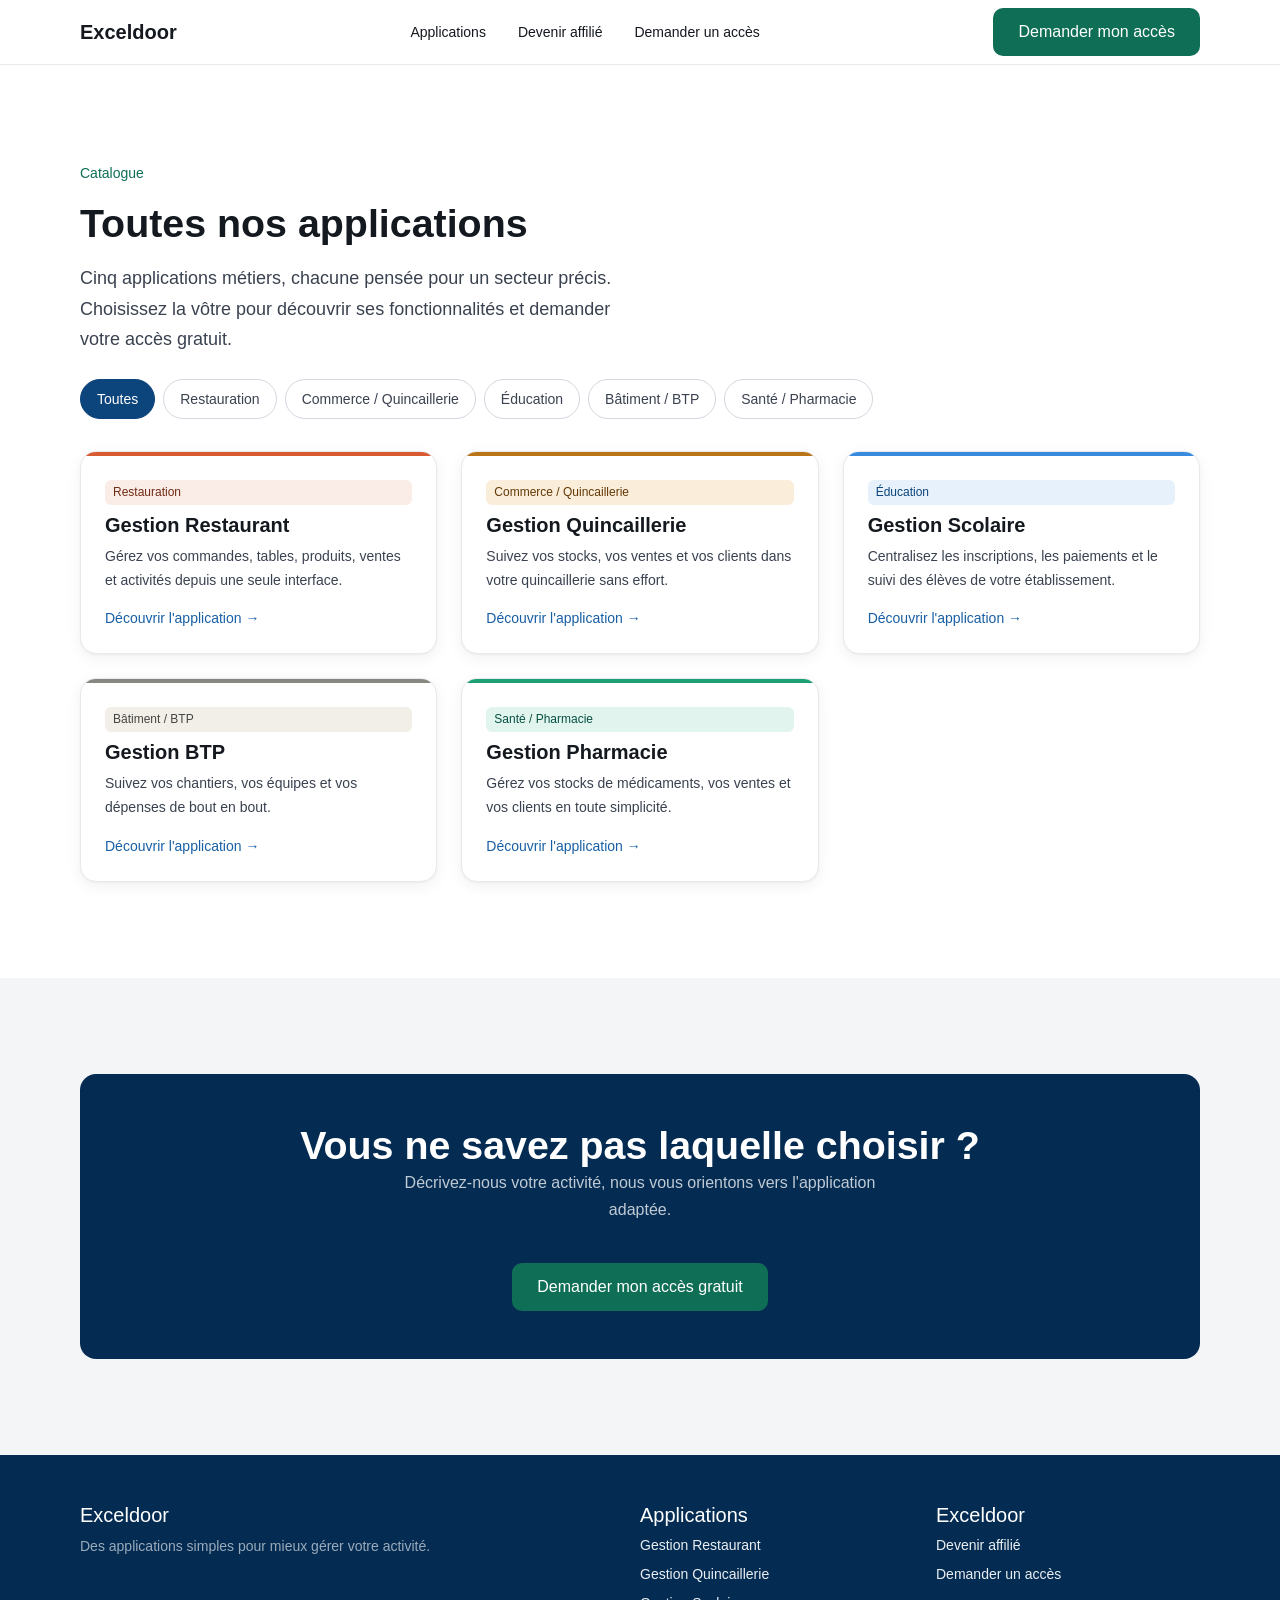
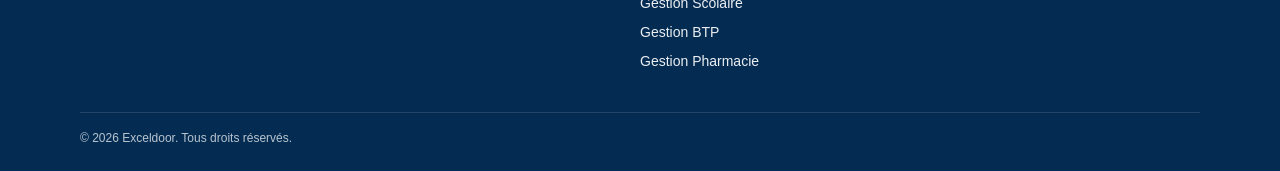
<file: applications/index.html>
<!DOCTYPE html>
<html lang="fr">
<head>
<meta charset="UTF-8">
<meta name="viewport" content="width=device-width, initial-scale=1.0">
<title>Toutes nos applications, Exceldoor</title>
<meta name="description" content="Découvrez toutes les applications Exceldoor : gestion restaurant, quincaillerie, scolaire, BTP, pharmacie. Demandez votre accès gratuit.">

<meta property="og:title" content="Toutes nos applications, Exceldoor">
<meta property="og:description" content="Des applications de gestion simples, pensées pour votre métier.">
<meta property="og:image" content="https://exceldoor.fr/assets/images/og/applications.jpg">
<meta property="og:url" content="https://exceldoor.fr/applications/">
<meta property="og:type" content="website">

<link rel="stylesheet" href="../css/tokens.css">
<link rel="stylesheet" href="../css/base.css">
<link rel="stylesheet" href="../css/components.css">
</head>
<body>

<a href="#main" class="visually-hidden">Aller au contenu principal</a>

<nav class="nav">
  <div class="container nav__inner">
    <a href="../" class="nav__logo">Exceldoor</a>
    <div class="nav__links">
      <a href="./" aria-current="page">Applications</a>
      <a href="../devenir-affilie/">Devenir affilié</a>
      <a href="../demande-acces/">Demander un accès</a>
    </div>
    <div class="nav__actions">
      <a href="../demande-acces/" class="btn btn--primary">Demander mon accès</a>
      <button class="nav__toggle" data-nav-toggle aria-label="Ouvrir le menu">
        <svg width="24" height="24" viewBox="0 0 24 24" fill="none" stroke="currentColor" stroke-width="2"><path d="M3 6h18M3 12h18M3 18h18"/></svg>
      </button>
    </div>
  </div>
  <div class="nav__mobile">
    <a href="./">Applications</a>
    <a href="../devenir-affilie/">Devenir affilié</a>
    <a href="../demande-acces/">Demander un accès</a>
    <button data-nav-close class="btn btn--secondary btn--block" style="margin-top: var(--space-4);">Fermer</button>
  </div>
</nav>

<main id="main">

  <section class="hero" style="padding-bottom: var(--space-4);">
    <div class="container">
      <span class="hero__eyebrow">Catalogue</span>
      <h1 style="font-size: var(--fs-h1);">Toutes nos applications</h1>
      <p class="hero__lead">Cinq applications métiers, chacune pensée pour un secteur précis. Choisissez la vôtre pour découvrir ses fonctionnalités et demander votre accès gratuit.</p>
    </div>
  </section>

  <section class="section" style="padding-top: 0;">
    <div class="container">

      <div class="filter-bar" role="group" aria-label="Filtrer par catégorie" id="filter-bar">
        <button class="filter-pill" aria-pressed="true" data-filter="all">Toutes</button>
        <!-- les autres pastilles sont générées dynamiquement depuis applications.js -->
      </div>

      <div class="app-grid" id="app-grid"></div>

      <div class="empty-state" id="empty-state" style="display:none;">
        <p>Aucune application dans cette catégorie pour le moment.</p>
      </div>

    </div>
  </section>

  <section class="section section--alt">
    <div class="container">
      <div class="cta-section">
        <h2>Vous ne savez pas laquelle choisir ?</h2>
        <p>Décrivez-nous votre activité, nous vous orientons vers l'application adaptée.</p>
        <a href="../demande-acces/" class="btn btn--primary">Demander mon accès gratuit</a>
      </div>
    </div>
  </section>

</main>

<footer class="footer">
  <div class="container">
    <div class="footer__grid">
      <div class="footer__col">
        <h4>Exceldoor</h4>
        <p style="color:rgba(255,255,255,0.6); font-size: var(--fs-small);">Des applications simples pour mieux gérer votre activité.</p>
      </div>
      <div class="footer__col">
        <h4>Applications</h4>
        <ul id="footer-app-links"></ul>
      </div>
      <div class="footer__col">
        <h4>Exceldoor</h4>
        <ul>
          <li><a href="../devenir-affilie/">Devenir affilié</a></li>
          <li><a href="../demande-acces/">Demander un accès</a></li>
        </ul>
      </div>
    </div>
    <div class="footer__bottom">© 2026 Exceldoor. Tous droits réservés.</div>
  </div>
</footer>

<script src="../js/config/applications.js"></script>
<script>
  var apps = getActiveApplications();
  var grid = document.getElementById('app-grid');
  var emptyState = document.getElementById('empty-state');
  var filterBar = document.getElementById('filter-bar');
  var footerLinks = document.getElementById('footer-app-links');

  // Construit dynamiquement une pastille de filtre par catégorie présente
  var seenCategories = {};
  apps.forEach(function (app) {
    if (!seenCategories[app.categoryKey]) {
      seenCategories[app.categoryKey] = app.category;
      var pill = document.createElement('button');
      pill.className = 'filter-pill';
      pill.setAttribute('aria-pressed', 'false');
      pill.setAttribute('data-filter', app.categoryKey);
      pill.textContent = app.category;
      filterBar.appendChild(pill);
    }

    var li = document.createElement('li');
    li.innerHTML = '<a href="' + app.slug + '.html">' + app.name + '</a>';
    footerLinks.appendChild(li);
  });

  function renderCards(filterKey) {
    grid.innerHTML = '';
    var visible = apps.filter(function (app) {
      return filterKey === 'all' || app.categoryKey === filterKey;
    });

    emptyState.style.display = visible.length === 0 ? 'block' : 'none';

    visible.forEach(function (app) {
      var card = document.createElement('div');
      card.className = 'app-card';
      card.innerHTML =
        '<div class="app-card__accent app-card__accent--' + app.categoryKey + '"></div>' +
        '<div class="app-card__body">' +
          '<span class="badge badge--' + app.categoryKey + '">' + app.category + '</span>' +
          '<h3 class="app-card__title">' + app.name + '</h3>' +
          '<p class="app-card__desc">' + app.shortDescription + '</p>' +
          '<a href="' + app.slug + '.html" class="app-card__cta">Découvrir l\'application →</a>' +
        '</div>';
      grid.appendChild(card);
    });
  }

  filterBar.addEventListener('click', function (e) {
    var btn = e.target.closest('.filter-pill');
    if (!btn) return;

    filterBar.querySelectorAll('.filter-pill').forEach(function (p) {
      p.setAttribute('aria-pressed', 'false');
    });
    btn.setAttribute('aria-pressed', 'true');

    renderCards(btn.getAttribute('data-filter'));
  });

  renderCards('all');
</script>
<script src="../js/tracking.js"></script>
<script src="../js/main.js"></script>

</body>
</html>
</file>
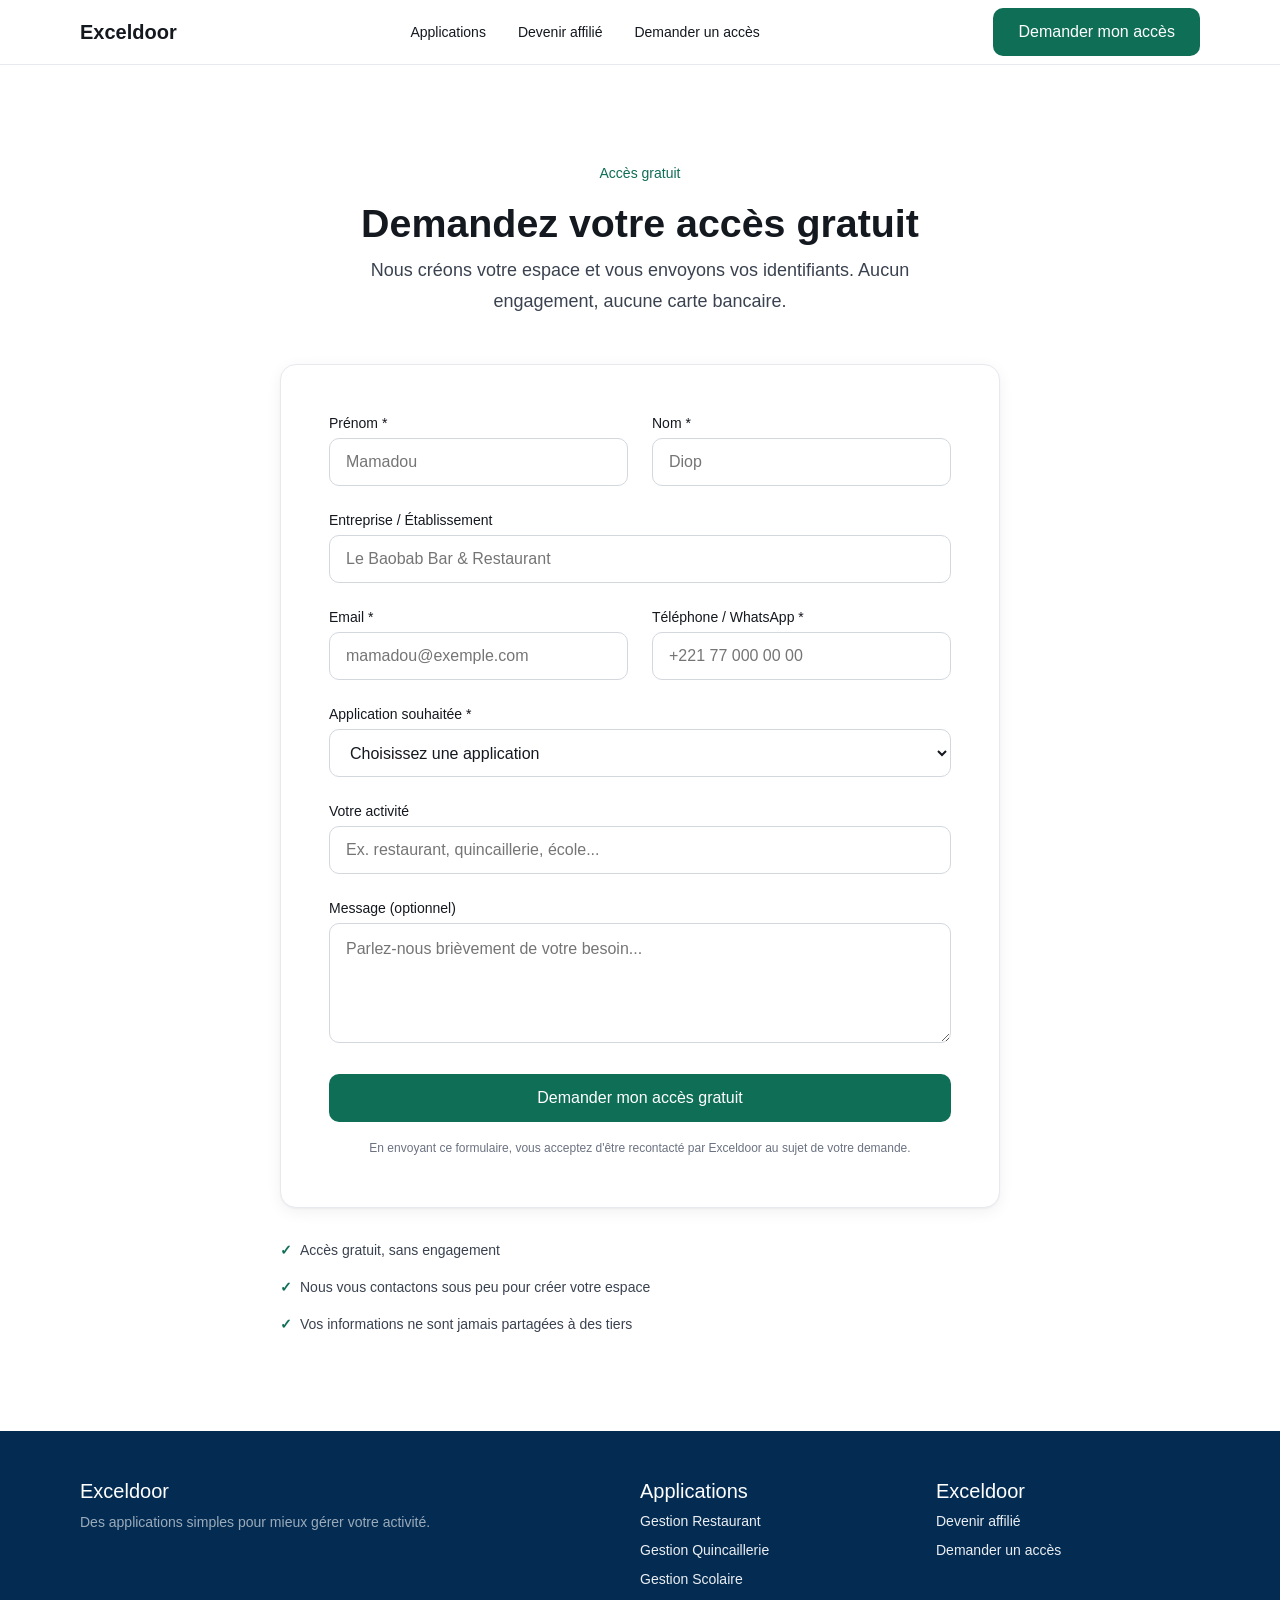
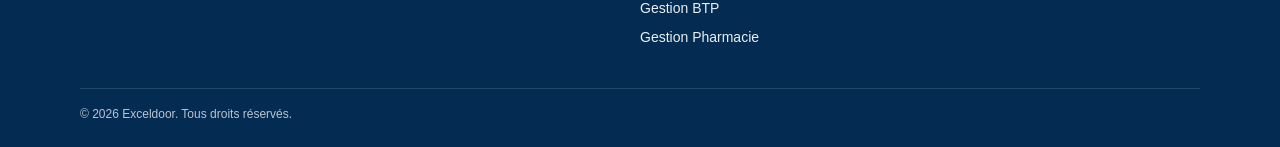
<file: demande-acces/index.html>
<!DOCTYPE html>
<html lang="fr">
<head>
<meta charset="UTF-8">
<meta name="viewport" content="width=device-width, initial-scale=1.0">
<title>Demander mon accès gratuit, Exceldoor</title>
<meta name="description" content="Demandez votre accès gratuit à une application Exceldoor. Nous créons votre espace et vous envoyons vos identifiants.">

<meta property="og:title" content="Demander mon accès gratuit, Exceldoor">
<meta property="og:description" content="Nous créons votre espace et vous envoyons vos identifiants.">
<meta property="og:url" content="https://exceldoor.fr/demande-acces/">
<meta property="og:type" content="website">

<link rel="stylesheet" href="../css/tokens.css">
<link rel="stylesheet" href="../css/base.css">
<link rel="stylesheet" href="../css/components.css">
</head>
<body>

<a href="#main" class="visually-hidden">Aller au contenu principal</a>

<nav class="nav">
  <div class="container nav__inner">
    <a href="../" class="nav__logo">Exceldoor</a>
    <div class="nav__links">
      <a href="../applications/">Applications</a>
      <a href="../devenir-affilie/">Devenir affilié</a>
      <a href="./" aria-current="page">Demander un accès</a>
    </div>
    <div class="nav__actions">
      <a href="./" class="btn btn--primary">Demander mon accès</a>
      <button class="nav__toggle" data-nav-toggle aria-label="Ouvrir le menu">
        <svg width="24" height="24" viewBox="0 0 24 24" fill="none" stroke="currentColor" stroke-width="2"><path d="M3 6h18M3 12h18M3 18h18"/></svg>
      </button>
    </div>
  </div>
  <div class="nav__mobile">
    <a href="../applications/">Applications</a>
    <a href="../devenir-affilie/">Devenir affilié</a>
    <a href="./">Demander un accès</a>
    <button data-nav-close class="btn btn--secondary btn--block" style="margin-top: var(--space-4);">Fermer</button>
  </div>
</nav>

<main id="main">

  <section class="section">
    <div class="container">
      <div style="max-width: 720px; margin: 0 auto;">

        <div style="text-align: center; margin-bottom: var(--space-6);">
          <span class="hero__eyebrow">Accès gratuit</span>
          <h1 style="font-size: var(--fs-h1);">Demandez votre accès gratuit</h1>
          <p class="hero__lead" style="margin: var(--space-2) auto 0;">Nous créons votre espace et vous envoyons vos identifiants. Aucun engagement, aucune carte bancaire.</p>
        </div>

        <!-- FORMULAIRE -->
        <div class="form-card" id="form-card">
          <form id="access-request-form" novalidate>

            <!-- Honeypot anti-spam, invisible pour un humain (§36) -->
            <div class="field field--honeypot" aria-hidden="true">
              <label for="website">Ne pas remplir ce champ</label>
              <input type="text" id="website" name="website" tabindex="-1" autocomplete="off">
            </div>

            <div class="form-row">
              <div class="field">
                <label for="prenom">Prénom *</label>
                <input type="text" id="prenom" name="prenom" data-required placeholder="Mamadou" autocomplete="given-name">
              </div>
              <div class="field">
                <label for="nom">Nom *</label>
                <input type="text" id="nom" name="nom" data-required placeholder="Diop" autocomplete="family-name">
              </div>
            </div>

            <div class="field">
              <label for="entreprise">Entreprise / Établissement</label>
              <input type="text" id="entreprise" name="entreprise" placeholder="Le Baobab Bar & Restaurant" autocomplete="organization">
            </div>

            <div class="form-row">
              <div class="field">
                <label for="email">Email *</label>
                <input type="email" id="email" name="email" data-required placeholder="mamadou@exemple.com" autocomplete="email">
              </div>
              <div class="field">
                <label for="telephone">Téléphone / WhatsApp *</label>
                <input type="tel" id="telephone" name="telephone" data-required placeholder="+221 77 000 00 00" autocomplete="tel">
              </div>
            </div>

            <div class="field">
              <label for="application">Application souhaitée *</label>
              <select id="application" name="application" data-required>
                <option value="" disabled selected>Choisissez une application</option>
                <option value="restaurant">Gestion Restaurant</option>
                <option value="quincaillerie">Gestion Quincaillerie</option>
                <option value="scolaire">Gestion Scolaire</option>
                <option value="btp">Gestion BTP</option>
                <option value="pharmacie">Gestion Pharmacie</option>
              </select>
            </div>

            <div class="field">
              <label for="activite">Votre activité</label>
              <input type="text" id="activite" name="activite" placeholder="Ex. restaurant, quincaillerie, école...">
            </div>

            <div class="field">
              <label for="message">Message (optionnel)</label>
              <textarea id="message" name="message" placeholder="Parlez-nous brièvement de votre besoin..."></textarea>
            </div>

            <button type="submit" class="btn btn--primary btn--block">Demander mon accès gratuit</button>

            <p class="field__hint" style="text-align: center; margin-top: var(--space-3);">
              En envoyant ce formulaire, vous acceptez d'être recontacté par Exceldoor au sujet de votre demande.
            </p>

          </form>
        </div>

        <!-- ÉTAT DE CONFIRMATION (affiché après envoi) -->
        <div class="form-card form-success" id="form-success" style="display:none;">
          <div class="form-success__icon">✓</div>
          <h2>Demande bien reçue</h2>
          <p>Merci ! Nous avons bien reçu votre demande. Nous vous contactons très prochainement pour créer votre accès et répondre à vos questions.</p>
          <a href="../" class="btn btn--secondary" style="margin-top: var(--space-4);">Retour à l'accueil</a>
        </div>

        <div class="reassurance-list">
          <div class="reassurance-list__item"><span>✓</span><span>Accès gratuit, sans engagement</span></div>
          <div class="reassurance-list__item"><span>✓</span><span>Nous vous contactons sous peu pour créer votre espace</span></div>
          <div class="reassurance-list__item"><span>✓</span><span>Vos informations ne sont jamais partagées à des tiers</span></div>
        </div>

      </div>
    </div>
  </section>

</main>

<footer class="footer">
  <div class="container">
    <div class="footer__grid">
      <div class="footer__col">
        <h4>Exceldoor</h4>
        <p style="color:rgba(255,255,255,0.6); font-size: var(--fs-small);">Des applications simples pour mieux gérer votre activité.</p>
      </div>
      <div class="footer__col">
        <h4>Applications</h4>
        <ul id="footer-app-links"></ul>
      </div>
      <div class="footer__col">
        <h4>Exceldoor</h4>
        <ul>
          <li><a href="../devenir-affilie/">Devenir affilié</a></li>
          <li><a href="./">Demander un accès</a></li>
        </ul>
      </div>
    </div>
    <div class="footer__bottom">© 2026 Exceldoor. Tous droits réservés.</div>
  </div>
</footer>

<script src="../js/config/applications.js"></script>
<script>
  var footerLinks = document.getElementById('footer-app-links');
  getActiveApplications().forEach(function (app) {
    var li = document.createElement('li');
    li.innerHTML = '<a href="../applications/' + app.slug + '.html">' + app.name + '</a>';
    footerLinks.appendChild(li);
  });
</script>
<script src="../js/tracking.js"></script>
<script src="../js/main.js"></script>
<script src="../js/forms.js"></script>

</body>
</html>
</file>
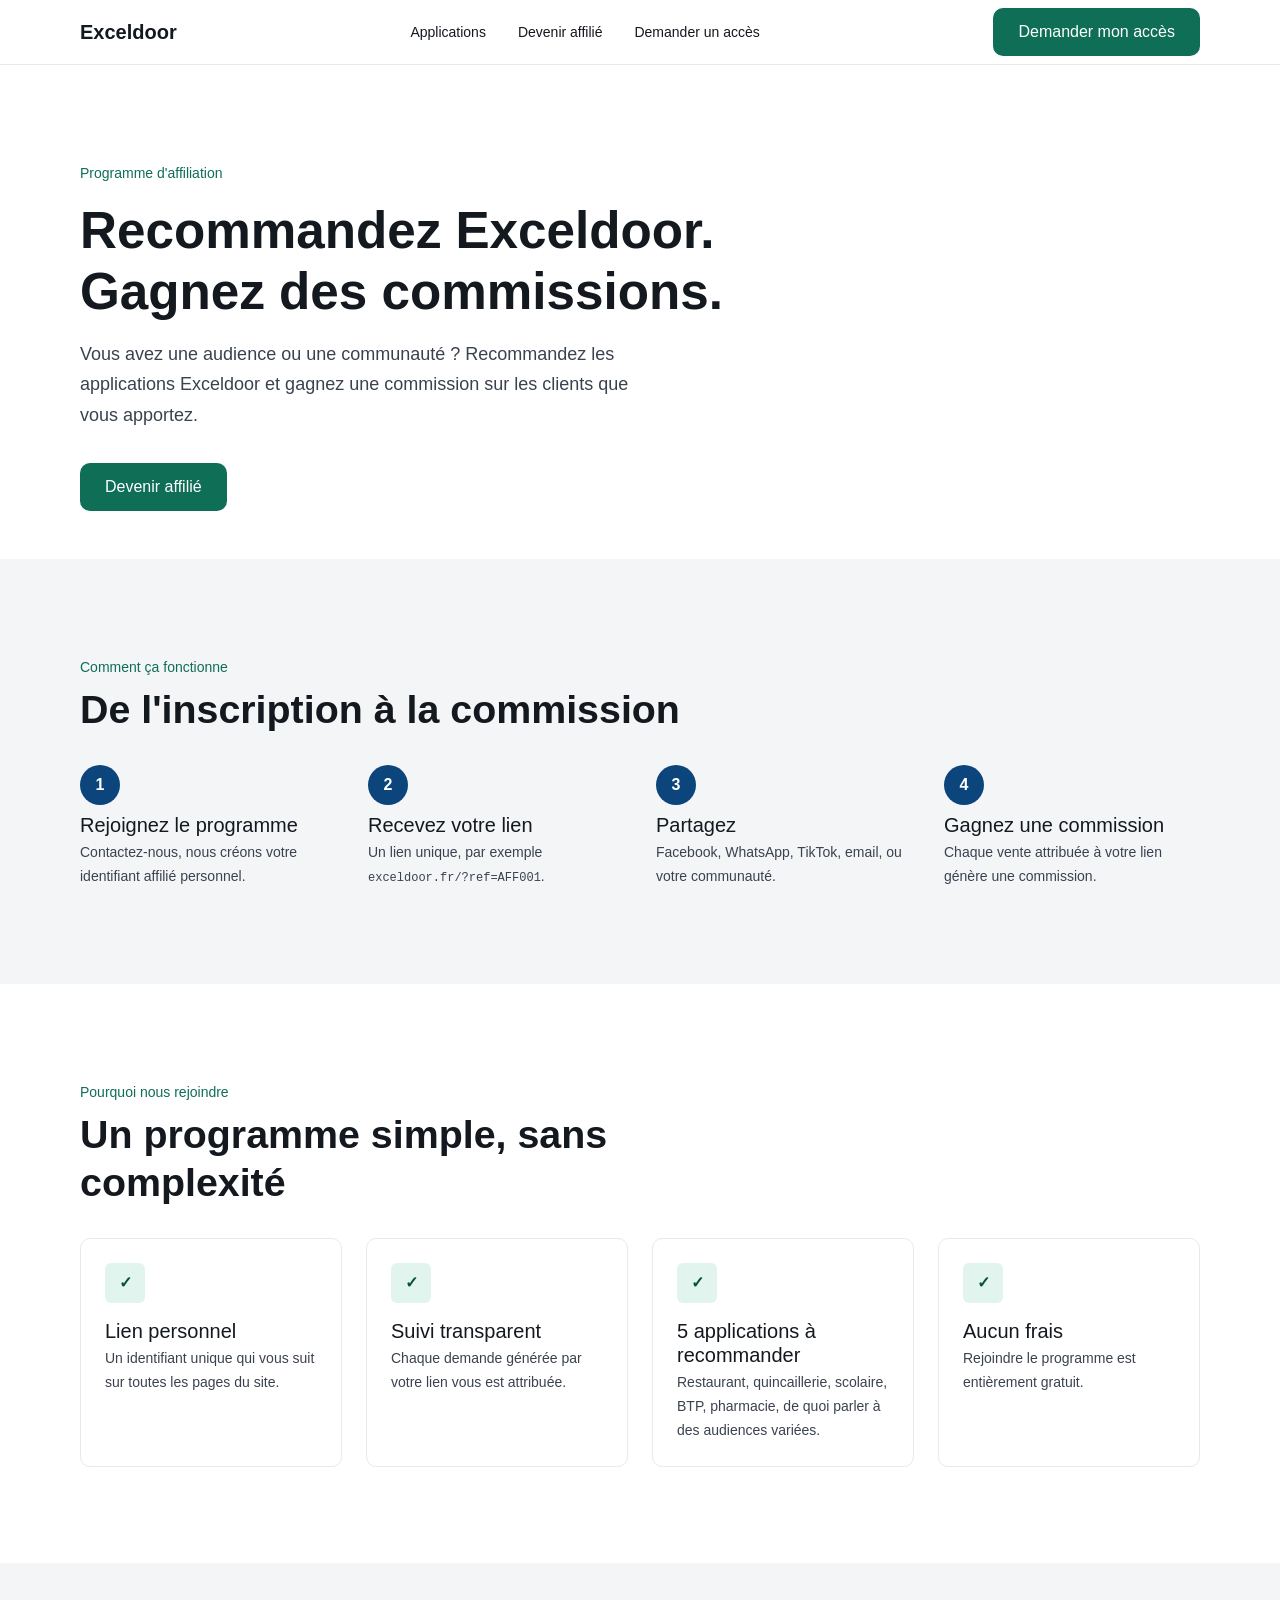
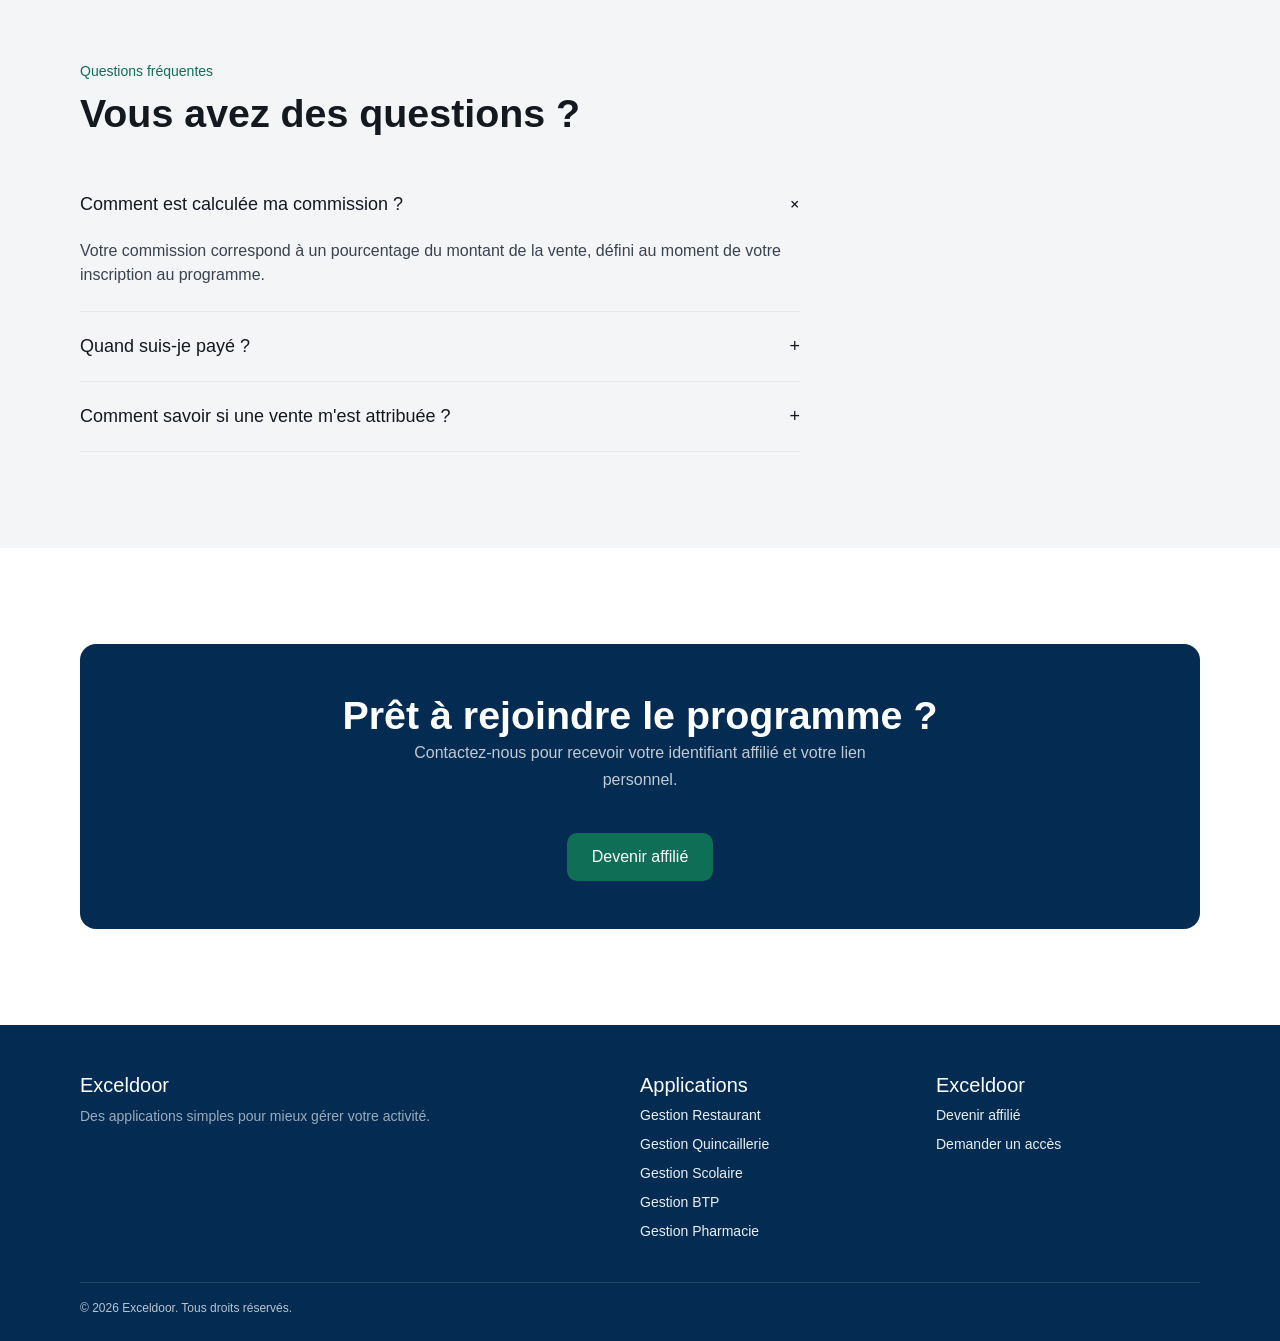
<file: devenir-affilie/index.html>
<!DOCTYPE html>
<html lang="fr">
<head>
<meta charset="UTF-8">
<meta name="viewport" content="width=device-width, initial-scale=1.0">
<title>Devenir affilié, Exceldoor</title>
<meta name="description" content="Recommandez les applications Exceldoor à votre audience et gagnez une commission sur chaque client apporté.">

<meta property="og:title" content="Devenir affilié, Exceldoor">
<meta property="og:description" content="Recommandez Exceldoor. Gagnez des commissions.">
<meta property="og:url" content="https://exceldoor.fr/devenir-affilie/">
<meta property="og:type" content="website">

<link rel="stylesheet" href="../css/tokens.css">
<link rel="stylesheet" href="../css/base.css">
<link rel="stylesheet" href="../css/components.css">
</head>
<body>

<a href="#main" class="visually-hidden">Aller au contenu principal</a>

<nav class="nav">
  <div class="container nav__inner">
    <a href="../" class="nav__logo">Exceldoor</a>
    <div class="nav__links">
      <a href="../applications/">Applications</a>
      <a href="./" aria-current="page">Devenir affilié</a>
      <a href="../demande-acces/">Demander un accès</a>
    </div>
    <div class="nav__actions">
      <a href="../demande-acces/" class="btn btn--primary">Demander mon accès</a>
      <button class="nav__toggle" data-nav-toggle aria-label="Ouvrir le menu">
        <svg width="24" height="24" viewBox="0 0 24 24" fill="none" stroke="currentColor" stroke-width="2"><path d="M3 6h18M3 12h18M3 18h18"/></svg>
      </button>
    </div>
  </div>
  <div class="nav__mobile">
    <a href="../applications/">Applications</a>
    <a href="./">Devenir affilié</a>
    <a href="../demande-acces/">Demander un accès</a>
    <button data-nav-close class="btn btn--secondary btn--block" style="margin-top: var(--space-4);">Fermer</button>
  </div>
</nav>

<main id="main">

  <!-- HERO -->
  <section class="hero">
    <div class="container">
      <span class="hero__eyebrow">Programme d'affiliation</span>
      <h1>Recommandez Exceldoor. Gagnez des commissions.</h1>
      <p class="hero__lead">Vous avez une audience ou une communauté ? Recommandez les applications Exceldoor et gagnez une commission sur les clients que vous apportez.</p>
      <div class="hero__actions">
        <a href="mailto:ogoutnaturel@gmail.com?subject=Je%20souhaite%20devenir%20affilié%20Exceldoor" class="btn btn--primary">Devenir affilié</a>
      </div>
    </div>
  </section>

  <!-- COMMENT ÇA MARCHE -->
  <section class="section section--alt">
    <div class="container">
      <div class="section__head">
        <span class="section__eyebrow">Comment ça fonctionne</span>
        <h2>De l'inscription à la commission</h2>
      </div>
      <div class="steps">
        <div class="step-item">
          <h4>Rejoignez le programme</h4>
          <p>Contactez-nous, nous créons votre identifiant affilié personnel.</p>
        </div>
        <div class="step-item">
          <h4>Recevez votre lien</h4>
          <p>Un lien unique, par exemple <code style="font-size: var(--fs-caption);">exceldoor.fr/?ref=AFF001</code>.</p>
        </div>
        <div class="step-item">
          <h4>Partagez</h4>
          <p>Facebook, WhatsApp, TikTok, email, ou votre communauté.</p>
        </div>
        <div class="step-item">
          <h4>Gagnez une commission</h4>
          <p>Chaque vente attribuée à votre lien génère une commission.</p>
        </div>
      </div>
    </div>
  </section>

  <!-- POURQUOI DEVENIR AFFILIÉ -->
  <section class="section">
    <div class="container">
      <div class="section__head">
        <span class="section__eyebrow">Pourquoi nous rejoindre</span>
        <h2>Un programme simple, sans complexité</h2>
      </div>
      <div class="feature-grid">
        <div class="feature-item">
          <div class="feature-item__icon">✓</div>
          <h4>Lien personnel</h4>
          <p>Un identifiant unique qui vous suit sur toutes les pages du site.</p>
        </div>
        <div class="feature-item">
          <div class="feature-item__icon">✓</div>
          <h4>Suivi transparent</h4>
          <p>Chaque demande générée par votre lien vous est attribuée.</p>
        </div>
        <div class="feature-item">
          <div class="feature-item__icon">✓</div>
          <h4>5 applications à recommander</h4>
          <p>Restaurant, quincaillerie, scolaire, BTP, pharmacie, de quoi parler à des audiences variées.</p>
        </div>
        <div class="feature-item">
          <div class="feature-item__icon">✓</div>
          <h4>Aucun frais</h4>
          <p>Rejoindre le programme est entièrement gratuit.</p>
        </div>
      </div>
    </div>
  </section>

  <!-- FAQ -->
  <section class="section section--alt">
    <div class="container">
      <div class="section__head">
        <span class="section__eyebrow">Questions fréquentes</span>
        <h2>Vous avez des questions ?</h2>
      </div>
      <div style="max-width: 720px;">
        <div class="faq-item" data-open="true">
          <button class="faq-item__q">Comment est calculée ma commission ?<span class="faq-item__icon">+</span></button>
          <div class="faq-item__a">Votre commission correspond à un pourcentage du montant de la vente, défini au moment de votre inscription au programme.</div>
        </div>
        <div class="faq-item">
          <button class="faq-item__q">Quand suis-je payé ?<span class="faq-item__icon">+</span></button>
          <div class="faq-item__a">Les commissions sont versées manuellement, sur une base régulière convenue ensemble lors de votre inscription.</div>
        </div>
        <div class="faq-item">
          <button class="faq-item__q">Comment savoir si une vente m'est attribuée ?<span class="faq-item__icon">+</span></button>
          <div class="faq-item__a">Chaque demande générée par votre lien est enregistrée avec votre identifiant. Contactez-nous à tout moment pour un point sur vos demandes et ventes.</div>
        </div>
      </div>
    </div>
  </section>

  <!-- CTA FINAL -->
  <section class="section">
    <div class="container">
      <div class="cta-section">
        <h2>Prêt à rejoindre le programme ?</h2>
        <p>Contactez-nous pour recevoir votre identifiant affilié et votre lien personnel.</p>
        <a href="mailto:ogoutnaturel@gmail.com?subject=Je%20souhaite%20devenir%20affilié%20Exceldoor" class="btn btn--primary">Devenir affilié</a>
      </div>
    </div>
  </section>

</main>

<footer class="footer">
  <div class="container">
    <div class="footer__grid">
      <div class="footer__col">
        <h4>Exceldoor</h4>
        <p style="color:rgba(255,255,255,0.6); font-size: var(--fs-small);">Des applications simples pour mieux gérer votre activité.</p>
      </div>
      <div class="footer__col">
        <h4>Applications</h4>
        <ul id="footer-app-links"></ul>
      </div>
      <div class="footer__col">
        <h4>Exceldoor</h4>
        <ul>
          <li><a href="./">Devenir affilié</a></li>
          <li><a href="../demande-acces/">Demander un accès</a></li>
        </ul>
      </div>
    </div>
    <div class="footer__bottom">© 2026 Exceldoor. Tous droits réservés.</div>
  </div>
</footer>

<script src="../js/config/applications.js"></script>
<script>
  var footerLinks = document.getElementById('footer-app-links');
  getActiveApplications().forEach(function (app) {
    var li = document.createElement('li');
    li.innerHTML = '<a href="../applications/' + app.slug + '.html">' + app.name + '</a>';
    footerLinks.appendChild(li);
  });
</script>
<script src="../js/tracking.js"></script>
<script src="../js/main.js"></script>

</body>
</html>
</file>
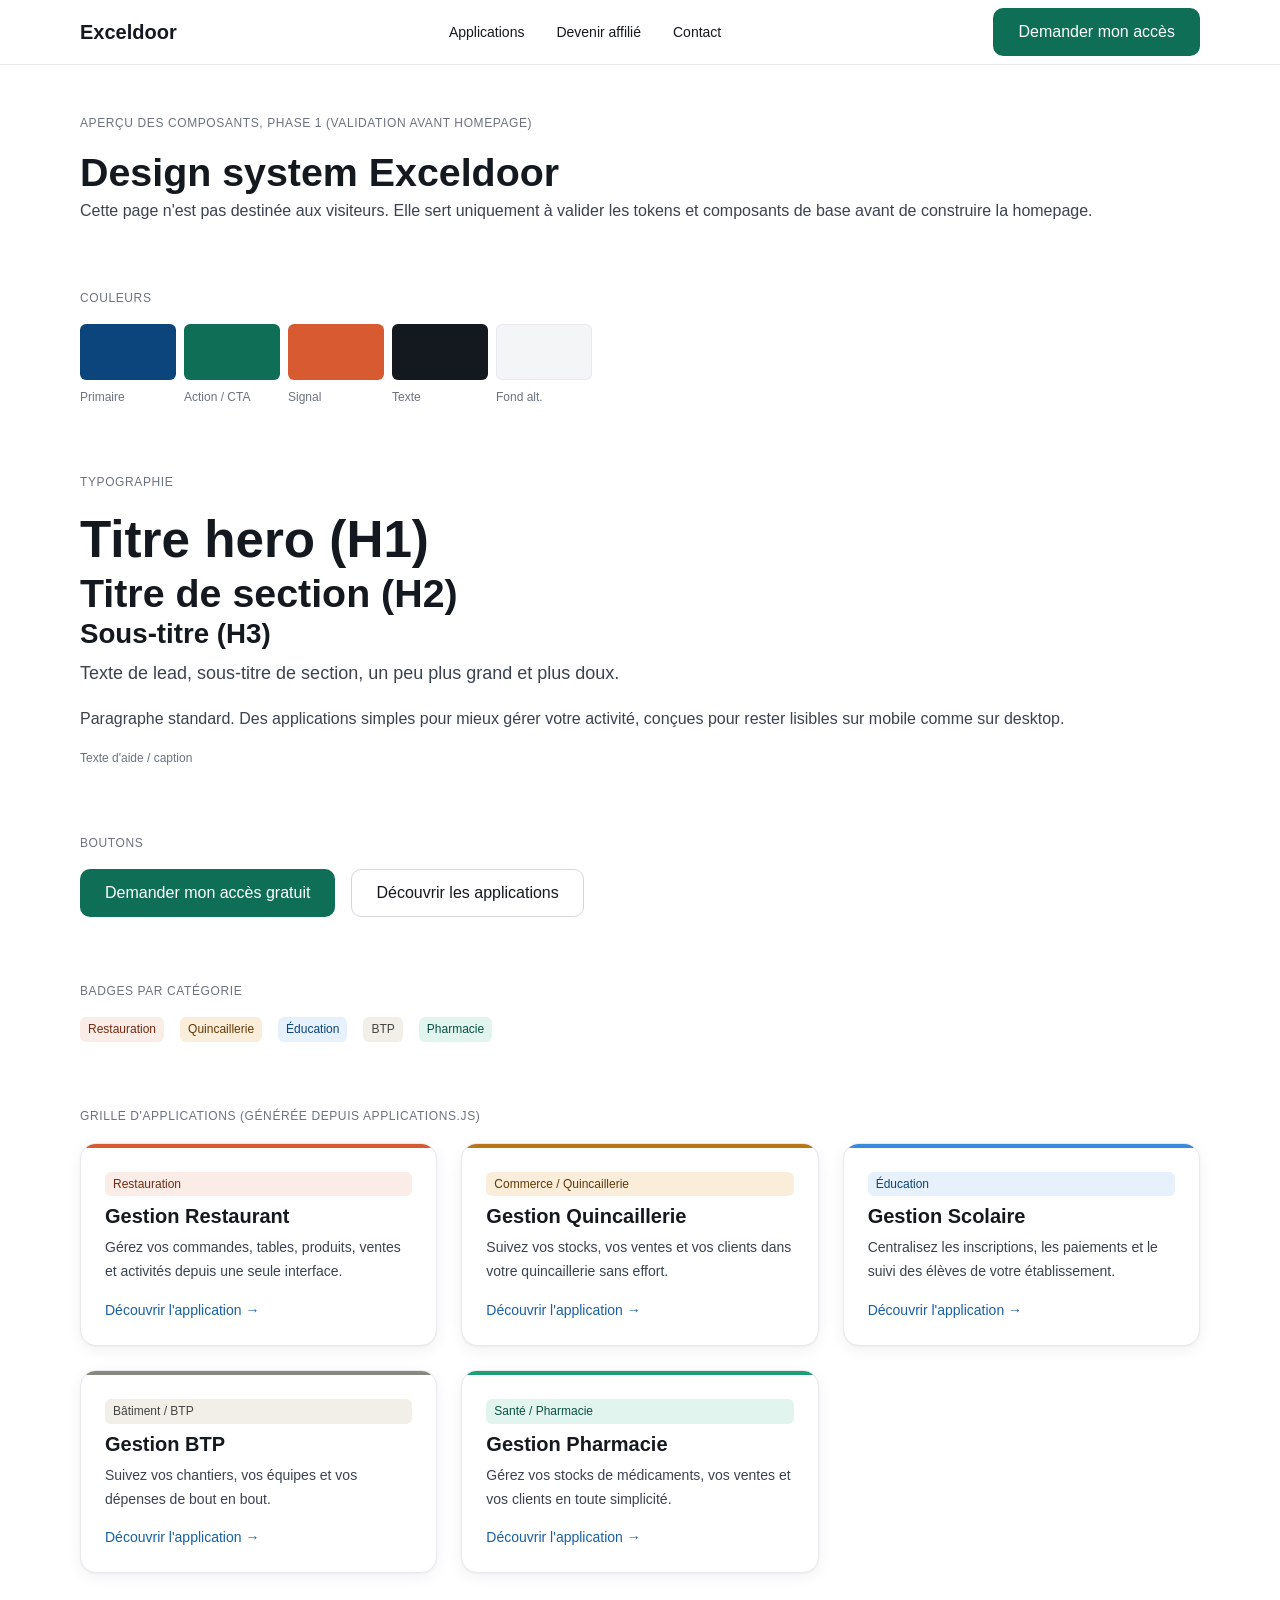
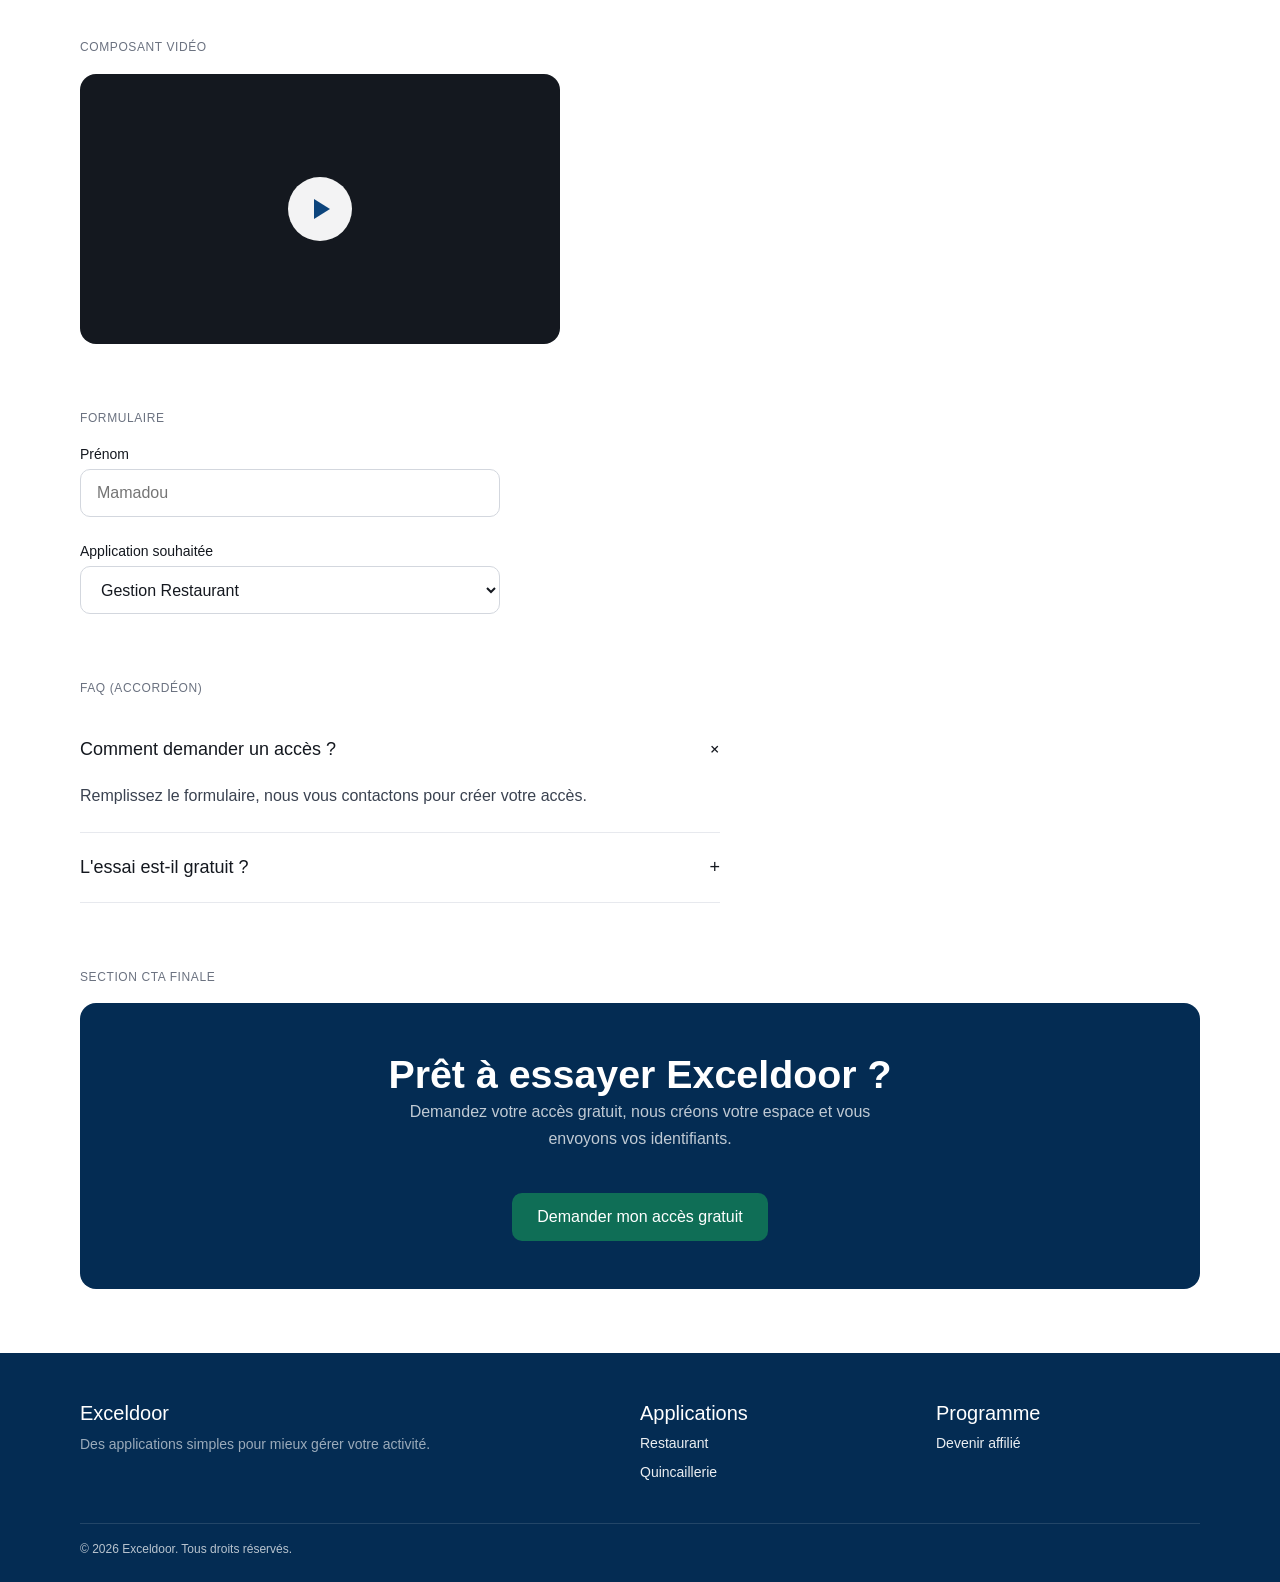
<file: preview-composants.html>
<!DOCTYPE html>
<html lang="fr">
<head>
<meta charset="UTF-8">
<meta name="viewport" content="width=device-width, initial-scale=1.0">
<title>Exceldoor, Aperçu des composants (Phase 1)</title>
<link rel="stylesheet" href="css/tokens.css">
<link rel="stylesheet" href="css/base.css">
<link rel="stylesheet" href="css/components.css">
<style>
  .preview-block { margin-bottom: var(--space-7); }
  .preview-block__label {
    font-size: var(--fs-caption);
    text-transform: uppercase;
    letter-spacing: 0.05em;
    color: var(--text-muted);
    margin-bottom: var(--space-3);
    font-weight: var(--fw-medium);
  }
  .swatches { display: flex; gap: var(--space-2); flex-wrap: wrap; }
  .swatch { width: 96px; }
  .swatch__color { height: 56px; border-radius: var(--radius-sm); margin-bottom: var(--space-1); }
  .swatch__label { font-size: var(--fs-caption); color: var(--text-muted); }
  .row { display: flex; gap: var(--space-3); flex-wrap: wrap; align-items: center; }
</style>
</head>
<body>

<nav class="nav">
  <div class="container nav__inner">
    <a href="#" class="nav__logo">Exceldoor</a>
    <div class="nav__links">
      <a href="#">Applications</a>
      <a href="#">Devenir affilié</a>
      <a href="#">Contact</a>
    </div>
    <div class="nav__actions">
      <a href="#" class="btn btn--primary">Demander mon accès</a>
    </div>
  </div>
</nav>

<div class="container" style="padding-top: var(--space-6);">

  <div class="preview-block">
    <p class="preview-block__label">Aperçu des composants, Phase 1 (validation avant homepage)</p>
    <h1 style="font-size: var(--fs-h1);">Design system Exceldoor</h1>
    <p>Cette page n'est pas destinée aux visiteurs. Elle sert uniquement à valider les tokens et composants de base avant de construire la homepage.</p>
  </div>

  <div class="preview-block">
    <p class="preview-block__label">Couleurs</p>
    <div class="swatches">
      <div class="swatch"><div class="swatch__color" style="background:var(--color-primary-800)"></div><span class="swatch__label">Primaire</span></div>
      <div class="swatch"><div class="swatch__color" style="background:var(--color-action-600)"></div><span class="swatch__label">Action / CTA</span></div>
      <div class="swatch"><div class="swatch__color" style="background:var(--color-signal-400)"></div><span class="swatch__label">Signal</span></div>
      <div class="swatch"><div class="swatch__color" style="background:var(--color-ink-900)"></div><span class="swatch__label">Texte</span></div>
      <div class="swatch"><div class="swatch__color" style="background:var(--color-ink-100); border:1px solid var(--border-light)"></div><span class="swatch__label">Fond alt.</span></div>
    </div>
  </div>

  <div class="preview-block">
    <p class="preview-block__label">Typographie</p>
    <h1 style="font-size: var(--fs-display);">Titre hero (H1)</h1>
    <h2>Titre de section (H2)</h2>
    <h3>Sous-titre (H3)</h3>
    <p class="section__lead">Texte de lead, sous-titre de section, un peu plus grand et plus doux.</p>
    <p>Paragraphe standard. Des applications simples pour mieux gérer votre activité, conçues pour rester lisibles sur mobile comme sur desktop.</p>
    <p class="field__hint">Texte d'aide / caption</p>
  </div>

  <div class="preview-block">
    <p class="preview-block__label">Boutons</p>
    <div class="row">
      <button class="btn btn--primary">Demander mon accès gratuit</button>
      <button class="btn btn--secondary">Découvrir les applications</button>
    </div>
  </div>

  <div class="preview-block">
    <p class="preview-block__label">Badges par catégorie</p>
    <div class="row">
      <span class="badge badge--restaurant">Restauration</span>
      <span class="badge badge--quincaillerie">Quincaillerie</span>
      <span class="badge badge--scolaire">Éducation</span>
      <span class="badge badge--btp">BTP</span>
      <span class="badge badge--pharmacie">Pharmacie</span>
    </div>
  </div>

  <div class="preview-block">
    <p class="preview-block__label">Grille d'applications (générée depuis applications.js)</p>
    <div class="app-grid" id="app-grid"></div>
  </div>

  <div class="preview-block">
    <p class="preview-block__label">Composant vidéo</p>
    <div style="max-width: 480px;">
      <div class="video-embed">
        <div class="video-embed__play" aria-hidden="true"></div>
      </div>
    </div>
  </div>

  <div class="preview-block">
    <p class="preview-block__label">Formulaire</p>
    <div style="max-width: 420px;">
      <div class="field">
        <label for="prenom">Prénom</label>
        <input type="text" id="prenom" placeholder="Mamadou">
      </div>
      <div class="field">
        <label for="app">Application souhaitée</label>
        <select id="app">
          <option>Gestion Restaurant</option>
          <option>Gestion Quincaillerie</option>
        </select>
      </div>
    </div>
  </div>

  <div class="preview-block">
    <p class="preview-block__label">FAQ (accordéon)</p>
    <div style="max-width: 640px;">
      <div class="faq-item" data-open="true">
        <button class="faq-item__q">Comment demander un accès ?<span class="faq-item__icon">+</span></button>
        <div class="faq-item__a">Remplissez le formulaire, nous vous contactons pour créer votre accès.</div>
      </div>
      <div class="faq-item">
        <button class="faq-item__q">L'essai est-il gratuit ?<span class="faq-item__icon">+</span></button>
        <div class="faq-item__a">Oui, une période d'essai gratuite est proposée avant tout engagement.</div>
      </div>
    </div>
  </div>

  <div class="preview-block">
    <p class="preview-block__label">Section CTA finale</p>
    <div class="cta-section">
      <h2>Prêt à essayer Exceldoor ?</h2>
      <p>Demandez votre accès gratuit, nous créons votre espace et vous envoyons vos identifiants.</p>
      <button class="btn btn--primary">Demander mon accès gratuit</button>
    </div>
  </div>

</div>

<footer class="footer">
  <div class="container">
    <div class="footer__grid">
      <div class="footer__col">
        <h4>Exceldoor</h4>
        <p style="color:rgba(255,255,255,0.6); font-size: var(--fs-small);">Des applications simples pour mieux gérer votre activité.</p>
      </div>
      <div class="footer__col">
        <h4>Applications</h4>
        <ul><li><a href="#">Restaurant</a></li><li><a href="#">Quincaillerie</a></li></ul>
      </div>
      <div class="footer__col">
        <h4>Programme</h4>
        <ul><li><a href="#">Devenir affilié</a></li></ul>
      </div>
    </div>
    <div class="footer__bottom">© 2026 Exceldoor. Tous droits réservés.</div>
  </div>
</footer>

<script src="js/config/applications.js"></script>
<script>
  var grid = document.getElementById('app-grid');
  getActiveApplications().forEach(function (app) {
    var card = document.createElement('div');
    card.className = 'app-card';
    card.innerHTML =
      '<div class="app-card__accent app-card__accent--' + app.categoryKey + '"></div>' +
      '<div class="app-card__body">' +
        '<span class="badge badge--' + app.categoryKey + '">' + app.category + '</span>' +
        '<h3 class="app-card__title">' + app.name + '</h3>' +
        '<p class="app-card__desc">' + app.shortDescription + '</p>' +
        '<a href="applications/' + app.slug + '.html" class="app-card__cta">Découvrir l\'application →</a>' +
      '</div>';
    grid.appendChild(card);
  });

  document.querySelectorAll('.faq-item__q').forEach(function (btn) {
    btn.addEventListener('click', function () {
      var item = btn.closest('.faq-item');
      var isOpen = item.getAttribute('data-open') === 'true';
      item.setAttribute('data-open', isOpen ? 'false' : 'true');
    });
  });
</script>

</body>
</html>
</file>
<file: css/tokens.css>
/* ==========================================================================
   EXCELDOOR — DESIGN TOKENS
   Source unique de vérité pour les couleurs, la typographie, les espacements.
   Toutes les autres feuilles de style consomment ces variables — ne jamais
   coder une couleur ou une taille "en dur" ailleurs.
   ========================================================================== */

:root {

  /* --- Couleurs primaires ---------------------------------------------- */
  /* Bleu profond : confiance, sérieux professionnel. Couleur de marque. */
  --color-primary-900: #042c53;
  --color-primary-800: #0c447c;
  --color-primary-600: #185fa5;
  --color-primary-400: #378add;
  --color-primary-200: #85b7eb;
  --color-primary-100: #b5d4f4;
  --color-primary-50:  #e6f1fb;

  /* Vert émeraude : action, CTA, réussite. Couleur de conversion. */
  --color-action-900: #04342c;
  --color-action-800: #085041;
  --color-action-600: #0f6e56;
  --color-action-400: #1d9e75;
  --color-action-200: #5dcaa5;
  --color-action-100: #9fe1cb;
  --color-action-50:  #e1f5ee;

  /* Corail : signal, mise en avant ponctuelle. À utiliser avec parcimonie. */
  --color-signal-900: #4a1b0c;
  --color-signal-800: #712b13;
  --color-signal-600: #993c1d;
  --color-signal-400: #d85a30;
  --color-signal-200: #f0997b;
  --color-signal-100: #f5c4b3;
  --color-signal-50:  #faece7;

  /* --- Couleurs par catégorie d'application ------------------------------
     Chaque métier a sa propre teinte d'accent (badge, bordure de carte).
     Permet d'identifier visuellement une application au premier coup d'œil
     dans le catalogue, sans dépendre d'une icône ou d'une image. */
  --cat-restaurant-bg:   #faece7; --cat-restaurant-text:   #712b13; --cat-restaurant-line: #d85a30;
  --cat-quincaillerie-bg:#faeeda; --cat-quincaillerie-text:#633806; --cat-quincaillerie-line:#ba7517;
  --cat-scolaire-bg:     #e6f1fb; --cat-scolaire-text:     #0c447c; --cat-scolaire-line:   #378add;
  --cat-btp-bg:          #f1efe8; --cat-btp-text:          #444441; --cat-btp-line:        #888780;
  --cat-pharmacie-bg:    #e1f5ee; --cat-pharmacie-text:    #085041; --cat-pharmacie-line:  #1d9e75;

  /* --- Neutres ------------------------------------------------------------ */
  --color-ink-900: #14181f;   /* texte principal */
  --color-ink-700: #3a4250;   /* texte secondaire */
  --color-ink-500: #6b7280;   /* texte tertiaire / hints */
  --color-ink-300: #d3d7de;   /* bordures */
  --color-ink-200: #e7e9ee;   /* bordures légères */
  --color-ink-100: #f4f5f7;   /* fond de section alterné */
  --color-white:   #ffffff;

  /* --- États sémantiques -------------------------------------------------- */
  --color-success: var(--color-action-600);
  --color-error:   #b3261e;
  --color-warning: #a3610b;

  /* --- Rôles fonctionnels (ce que le CSS applicatif doit lire) ------------ */
  --bg-page:        var(--color-white);
  --bg-section-alt: var(--color-ink-100);
  --bg-dark:        var(--color-primary-900);

  --text-primary:   var(--color-ink-900);
  --text-secondary: var(--color-ink-700);
  --text-muted:     var(--color-ink-500);
  --text-inverse:   var(--color-white);
  --text-link:      var(--color-primary-600);

  --border-default: var(--color-ink-300);
  --border-light:   var(--color-ink-200);

  --cta-bg:         var(--color-action-600);
  --cta-bg-hover:   var(--color-action-800);
  --cta-text:       var(--color-white);

  --cta-secondary-border: var(--color-ink-300);
  --cta-secondary-text:   var(--text-primary);

  /* --- Typographie ---------------------------------------------------- */
  --font-sans: -apple-system, BlinkMacSystemFont, "Segoe UI", Roboto, "Helvetica Neue", Arial, sans-serif;

  --fs-display: clamp(2rem, 1.6rem + 2vw, 3.25rem);   /* H1 hero */
  --fs-h1:      clamp(1.75rem, 1.5rem + 1.2vw, 2.5rem);
  --fs-h2:      clamp(1.375rem, 1.25rem + 0.6vw, 1.75rem);
  --fs-h3:      1.25rem;
  --fs-body-lg: 1.125rem;
  --fs-body:    1rem;
  --fs-small:   0.875rem;
  --fs-caption: 0.75rem;

  --lh-tight:  1.2;
  --lh-normal: 1.5;
  --lh-loose:  1.7;

  --fw-regular: 400;
  --fw-medium:  500;
  --fw-bold:    700;

  /* --- Espacements (échelle 4/8/16/24/32/48/64/96) ---------------------- */
  --space-1:  0.25rem;  /* 4px */
  --space-2:  0.5rem;   /* 8px */
  --space-3:  1rem;     /* 16px */
  --space-4:  1.5rem;   /* 24px */
  --space-5:  2rem;     /* 32px */
  --space-6:  3rem;     /* 48px */
  --space-7:  4rem;     /* 64px */
  --space-8:  6rem;     /* 96px */

  /* --- Rayons / ombres --------------------------------------------------- */
  --radius-sm: 6px;
  --radius-md: 10px;
  --radius-lg: 16px;
  --radius-pill: 999px;

  --shadow-card: 0 1px 2px rgba(20, 24, 31, 0.04), 0 4px 16px rgba(20, 24, 31, 0.06);
  --shadow-card-hover: 0 2px 4px rgba(20, 24, 31, 0.06), 0 12px 32px rgba(20, 24, 31, 0.10);

  /* --- Grille / largeur de contenu ---------------------------------------- */
  --container-max: 1160px;
  --container-pad: 1.25rem;

  /* --- Transitions --------------------------------------------------------- */
  --ease-standard: cubic-bezier(0.2, 0, 0, 1);
  --dur-fast: 150ms;
  --dur-base: 220ms;

  /* --- Breakpoints (référence — utilisés dans les media queries) --------- */
  /* mobile: 0-599px | tablette: 600-959px | desktop: 960px+ */
}
</file>
<file: css/base.css>
/* ==========================================================================
   EXCELDOOR — BASE
   Reset minimal + réglages typographiques globaux. Mobile-first.
   ========================================================================== */

*, *::before, *::after { box-sizing: border-box; }

html { -webkit-text-size-adjust: 100%; scroll-behavior: smooth; }

body {
  margin: 0;
  font-family: var(--font-sans);
  font-size: var(--fs-body);
  line-height: var(--lh-normal);
  color: var(--text-primary);
  background: var(--bg-page);
  -webkit-font-smoothing: antialiased;
}

img, video { max-width: 100%; display: block; }

a { color: var(--text-link); text-decoration: none; }
a:hover { text-decoration: underline; }

h1, h2, h3, h4 { margin: 0; font-weight: var(--fw-bold); line-height: var(--lh-tight); color: var(--text-primary); }
h1 { font-size: var(--fs-display); }
h2 { font-size: var(--fs-h1); }
h3 { font-size: var(--fs-h2); }
h4 { font-size: var(--fs-h3); font-weight: var(--fw-medium); }

p { margin: 0 0 var(--space-3); color: var(--text-secondary); line-height: var(--lh-loose); }
p:last-child { margin-bottom: 0; }

ul, ol { margin: 0; padding: 0; list-style: none; }

button { font-family: inherit; cursor: pointer; }

input, textarea, select { font-family: inherit; font-size: var(--fs-body); }

/* Focus clavier visible partout — accessibilité non négociable */
:focus-visible {
  outline: 2px solid var(--color-primary-600);
  outline-offset: 2px;
}

/* Respect des préférences de mouvement réduit */
@media (prefers-reduced-motion: reduce) {
  html { scroll-behavior: auto; }
  *, *::before, *::after {
    animation-duration: 0.01ms !important;
    animation-iteration-count: 1 !important;
    transition-duration: 0.01ms !important;
  }
}

/* --- Conteneur ------------------------------------------------------------ */
.container {
  width: 100%;
  max-width: var(--container-max);
  margin: 0 auto;
  padding: 0 var(--container-pad);
}

/* --- Rythme des sections --------------------------------------------------- */
.section {
  padding: var(--space-6) 0;
}
.section--alt {
  background: var(--bg-section-alt);
}
@media (min-width: 960px) {
  .section { padding: var(--space-8) 0; }
}

.section__head {
  max-width: 640px;
  margin: 0 0 var(--space-5);
}
.section__eyebrow {
  display: inline-block;
  font-size: var(--fs-small);
  font-weight: var(--fw-medium);
  color: var(--color-action-600);
  margin-bottom: var(--space-2);
}
.section__lead {
  font-size: var(--fs-body-lg);
  color: var(--text-secondary);
  margin-top: var(--space-2);
}

.visually-hidden {
  position: absolute; width: 1px; height: 1px;
  padding: 0; margin: -1px; overflow: hidden;
  clip: rect(0,0,0,0); white-space: nowrap; border: 0;
}
</file>
<file: css/components.css>
/* ==========================================================================
   EXCELDOOR — COMPOSANTS
   Bibliothèque de composants partagée par toutes les pages du site.
   ========================================================================== */

/* --- Boutons --------------------------------------------------------------
   Un seul CTA principal (vert action) par vue. Le secondaire reste discret. */

.btn {
  display: inline-flex;
  align-items: center;
  justify-content: center;
  gap: var(--space-2);
  min-height: 48px;               /* zone tactile confortable au pouce */
  padding: 0 var(--space-4);
  border-radius: var(--radius-md);
  font-size: var(--fs-body);
  font-weight: var(--fw-medium);
  border: 1px solid transparent;
  transition: background var(--dur-fast) var(--ease-standard),
              border-color var(--dur-fast) var(--ease-standard),
              transform var(--dur-fast) var(--ease-standard);
  white-space: nowrap;
}
.btn:hover { text-decoration: none; }
.btn:active { transform: scale(0.98); }

.btn--primary {
  background: var(--cta-bg);
  color: var(--cta-text);
}
.btn--primary:hover { background: var(--cta-bg-hover); }

.btn--secondary {
  background: transparent;
  border-color: var(--cta-secondary-border);
  color: var(--cta-secondary-text);
}
.btn--secondary:hover { border-color: var(--color-ink-500); background: var(--color-ink-100); }

.btn--block { width: 100%; }

/* --- Badges (catégorie d'application) -------------------------------------- */

.badge {
  display: inline-block;
  font-size: var(--fs-caption);
  font-weight: var(--fw-medium);
  padding: var(--space-1) var(--space-2);
  border-radius: var(--radius-sm);
  line-height: 1.4;
}

/* Une classe par catégorie — voir tokens.css pour les valeurs de couleur.
   Ajouter une catégorie = ajouter 3 lignes ici + les 3 variables tokens. */
.badge--restaurant     { background: var(--cat-restaurant-bg);     color: var(--cat-restaurant-text); }
.badge--quincaillerie  { background: var(--cat-quincaillerie-bg);  color: var(--cat-quincaillerie-text); }
.badge--scolaire       { background: var(--cat-scolaire-bg);       color: var(--cat-scolaire-text); }
.badge--btp            { background: var(--cat-btp-bg);            color: var(--cat-btp-text); }
.badge--pharmacie      { background: var(--cat-pharmacie-bg);      color: var(--cat-pharmacie-text); }

/* --- Carte application ------------------------------------------------------
   Le "signature element" du design system : une fine ligne de couleur en
   haut de carte reprend la teinte de la catégorie — repère visuel rapide
   dans une grille multi-métiers (restaurant / quincaillerie / scolaire /
   BTP / pharmacie) sans dépendre d'une icône. */

.app-card {
  display: flex;
  flex-direction: column;
  background: var(--bg-page);
  border: 1px solid var(--border-light);
  border-radius: var(--radius-lg);
  overflow: hidden;
  box-shadow: var(--shadow-card);
  transition: box-shadow var(--dur-base) var(--ease-standard),
              transform var(--dur-base) var(--ease-standard);
}
.app-card:hover {
  box-shadow: var(--shadow-card-hover);
  transform: translateY(-2px);
}

.app-card__accent {
  height: 4px;
  width: 100%;
}
.app-card__accent--restaurant    { background: var(--cat-restaurant-line); }
.app-card__accent--quincaillerie { background: var(--cat-quincaillerie-line); }
.app-card__accent--scolaire      { background: var(--cat-scolaire-line); }
.app-card__accent--btp           { background: var(--cat-btp-line); }
.app-card__accent--pharmacie     { background: var(--cat-pharmacie-line); }

.app-card__media {
  aspect-ratio: 16 / 10;
  background: var(--color-ink-100);
  overflow: hidden;
}
.app-card__media img { width: 100%; height: 100%; object-fit: cover; }

.app-card__body {
  padding: var(--space-4);
  display: flex;
  flex-direction: column;
  gap: var(--space-2);
  flex: 1;
}
.app-card__title { font-size: var(--fs-h3); font-weight: var(--fw-bold); margin: 0; }
.app-card__desc { font-size: var(--fs-small); color: var(--text-secondary); margin: 0; flex: 1; }
.app-card__cta {
  margin-top: var(--space-2);
  font-size: var(--fs-small);
  font-weight: var(--fw-medium);
  color: var(--text-link);
}

/* --- État de confirmation (formulaire envoyé) -------------------------------- */

.form-success {
  text-align: center;
  padding: var(--space-7) var(--space-4);
}
.form-success__icon {
  width: 56px; height: 56px;
  border-radius: 50%;
  background: var(--color-action-50);
  color: var(--color-action-800);
  display: flex; align-items: center; justify-content: center;
  margin: 0 auto var(--space-4);
  font-size: 1.5rem;
  font-weight: var(--fw-bold);
}
.form-success h2 { margin-bottom: var(--space-2); }
.form-success p { max-width: 420px; margin-left: auto; margin-right: auto; }

.form-card {
  background: var(--bg-page);
  border: 1px solid var(--border-light);
  border-radius: var(--radius-lg);
  box-shadow: var(--shadow-card);
  padding: var(--space-5);
}
@media (min-width: 700px) {
  .form-card { padding: var(--space-6); }
}

.form-row {
  display: grid;
  grid-template-columns: 1fr;
  gap: 0 var(--space-4);
}
@media (min-width: 600px) {
  .form-row { grid-template-columns: 1fr 1fr; }
}

.reassurance-list {
  display: flex;
  flex-direction: column;
  gap: var(--space-3);
  margin-top: var(--space-5);
}
.reassurance-list__item {
  display: flex;
  align-items: flex-start;
  gap: var(--space-2);
  font-size: var(--fs-small);
  color: var(--text-secondary);
}
.reassurance-list__item span:first-child {
  color: var(--color-action-600);
  font-weight: var(--fw-bold);
  flex-shrink: 0;
}

/* --- Fonctionnalité en vedette (grand format) --------------------------------
   Inspiré du pattern Odoo : une fonctionnalité clé mérite sa propre section
   avec un titre percutant et une image en grand format, plutôt que d'être
   noyée dans une petite galerie. À réserver à 2-3 fonctionnalités maximum
   par page application — sinon l'effet de mise en avant se dilue. */

.feature-spotlight {
  display: grid;
  grid-template-columns: 1fr;
  gap: var(--space-5);
  align-items: center;
}
@media (min-width: 900px) {
  .feature-spotlight { grid-template-columns: 0.9fr 1.1fr; gap: var(--space-6); }
  .feature-spotlight--reverse .feature-spotlight__visual { order: 2; }
}
.feature-spotlight__statement {
  font-size: var(--fs-h2);
  font-weight: var(--fw-bold);
  line-height: var(--lh-tight);
  color: var(--text-primary);
  margin-bottom: var(--space-3);
}
.feature-spotlight__statement strong {
  color: var(--color-primary-800);
}
.feature-spotlight__visual {
  border-radius: var(--radius-lg);
  overflow: hidden;
  border: 1px solid var(--border-light);
  box-shadow: var(--shadow-card);
  background: var(--color-ink-100);
}
.feature-spotlight__visual img {
  width: 100%;
  height: auto;
  display: block;
}

/* --- Bloc scindé texte/visuel (Problème / Solution) ------------------------- */

.split-block {
  display: grid;
  grid-template-columns: 1fr;
  gap: var(--space-5);
  align-items: center;
}
@media (min-width: 800px) {
  .split-block { grid-template-columns: 1fr 1fr; gap: var(--space-6); }
  .split-block--reverse .split-block__visual { order: 2; }
}
.split-block__visual {
  aspect-ratio: 16 / 10;
  background: var(--color-ink-100);
  border-radius: var(--radius-lg);
  overflow: hidden;
  border: 1px solid var(--border-light);
}
.split-block__visual img { width: 100%; height: 100%; object-fit: contain; }
.split-block__eyebrow {
  font-size: var(--fs-small);
  font-weight: var(--fw-medium);
  color: var(--color-action-600);
  display: block;
  margin-bottom: var(--space-2);
}
.split-block h2 { margin-bottom: var(--space-3); }

/* --- Galerie de captures d'écran --------------------------------------------- */

.screenshot-gallery {
  display: grid;
  grid-template-columns: 1fr;
  gap: var(--space-3);
}
@media (min-width: 600px) {
  .screenshot-gallery { grid-template-columns: repeat(3, 1fr); }
}
.screenshot-gallery__item {
  aspect-ratio: 16 / 10;
  border-radius: var(--radius-md);
  overflow: hidden;
  background: var(--color-ink-100);
  border: 1px solid var(--border-light);
}
.screenshot-gallery__item img { width: 100%; height: 100%; object-fit: contain; }

/* --- Liste de fonctionnalités (avec coche) ----------------------------------- */

.feature-list {
  display: grid;
  grid-template-columns: 1fr;
  gap: var(--space-3);
}
@media (min-width: 700px) {
  .feature-list { grid-template-columns: 1fr 1fr; }
}
.feature-list__item {
  display: flex;
  align-items: flex-start;
  gap: var(--space-3);
  font-size: var(--fs-body);
  color: var(--text-primary);
}
.feature-list__check {
  flex-shrink: 0;
  width: 24px; height: 24px;
  border-radius: 50%;
  background: var(--color-action-50);
  color: var(--color-action-800);
  display: flex; align-items: center; justify-content: center;
  font-size: var(--fs-caption);
  font-weight: var(--fw-bold);
  margin-top: 2px;
}

/* --- Filtres (catalogue) ----------------------------------------------- */

.filter-bar {
  display: flex;
  flex-wrap: wrap;
  gap: var(--space-2);
  margin-bottom: var(--space-5);
}
.filter-pill {
  display: inline-flex;
  align-items: center;
  height: 40px;
  padding: 0 var(--space-3);
  border-radius: var(--radius-pill);
  border: 1px solid var(--border-default);
  background: var(--bg-page);
  color: var(--text-secondary);
  font-size: var(--fs-small);
  font-weight: var(--fw-medium);
  transition: background var(--dur-fast) var(--ease-standard),
              border-color var(--dur-fast) var(--ease-standard),
              color var(--dur-fast) var(--ease-standard);
}
.filter-pill:hover { border-color: var(--color-ink-500); }
.filter-pill[aria-pressed="true"] {
  background: var(--color-primary-800);
  border-color: var(--color-primary-800);
  color: var(--text-inverse);
}

.empty-state {
  text-align: center;
  padding: var(--space-7) var(--space-3);
  color: var(--text-muted);
}

/* --- Grille de cartes -------------------------------------------------- */

.app-grid {
  display: grid;
  grid-template-columns: 1fr;
  gap: var(--space-4);
}
@media (min-width: 600px) {
  .app-grid { grid-template-columns: repeat(2, 1fr); }
}
@media (min-width: 960px) {
  .app-grid { grid-template-columns: repeat(3, 1fr); }
}

/* --- Navigation ----------------------------------------------------------- */

.nav {
  position: sticky;
  top: 0;
  z-index: 40;
  background: rgba(255, 255, 255, 0.92);
  backdrop-filter: saturate(180%) blur(8px);
  border-bottom: 1px solid var(--border-light);
}
.nav__inner {
  display: flex;
  align-items: center;
  justify-content: space-between;
  height: 64px;
}
.nav__logo {
  font-size: var(--fs-h3);
  font-weight: var(--fw-bold);
  color: var(--text-primary);
}
.nav__logo:hover { text-decoration: none; }
.nav__links {
  display: none;
  align-items: center;
  gap: var(--space-5);
}
.nav__links a { color: var(--text-primary); font-weight: var(--fw-medium); font-size: var(--fs-small); }
.nav__actions { display: flex; align-items: center; gap: var(--space-3); }
.nav__toggle {
  display: inline-flex;
  background: none;
  border: none;
  padding: var(--space-2);
}
@media (min-width: 960px) {
  .nav__links { display: flex; }
  .nav__toggle { display: none; }
}

/* Menu mobile plein écran (JS ajoute .is-open sur <body>) */
.nav__mobile {
  display: none;
  position: fixed;
  inset: 64px 0 0 0;
  background: var(--bg-page);
  padding: var(--space-5) var(--container-pad);
  overflow-y: auto;
  z-index: 39;
}
.nav__mobile a {
  display: block;
  padding: var(--space-3) 0;
  font-size: var(--fs-h3);
  color: var(--text-primary);
  border-bottom: 1px solid var(--border-light);
}
body.is-nav-open .nav__mobile { display: block; }
body.is-nav-open { overflow: hidden; }

/* --- Footer ---------------------------------------------------------------- */

.footer {
  background: var(--bg-dark);
  color: rgba(255,255,255,0.72);
  padding: var(--space-6) 0 var(--space-4);
}
.footer a { color: rgba(255,255,255,0.92); }
.footer__grid {
  display: grid;
  gap: var(--space-5);
  grid-template-columns: 1fr;
  margin-bottom: var(--space-5);
}
@media (min-width: 700px) {
  .footer__grid { grid-template-columns: 2fr 1fr 1fr; }
}
.footer__col h4 { color: var(--text-inverse); margin-bottom: var(--space-2); }
.footer__col ul li { margin-bottom: var(--space-2); font-size: var(--fs-small); }
.footer__bottom {
  border-top: 1px solid rgba(255,255,255,0.12);
  padding-top: var(--space-3);
  font-size: var(--fs-caption);
}

/* --- Formulaires ------------------------------------------------------------ */

.field { margin-bottom: var(--space-4); }
.field label {
  display: block;
  font-size: var(--fs-small);
  font-weight: var(--fw-medium);
  color: var(--text-primary);
  margin-bottom: var(--space-1);
}
.field input,
.field select,
.field textarea {
  width: 100%;
  min-height: 48px;
  padding: 0 var(--space-3);
  border: 1px solid var(--border-default);
  border-radius: var(--radius-md);
  background: var(--bg-page);
  color: var(--text-primary);
  transition: border-color var(--dur-fast) var(--ease-standard);
}
.field textarea { min-height: 120px; padding: var(--space-3); resize: vertical; }
.field input:focus,
.field select:focus,
.field textarea:focus {
  border-color: var(--color-primary-600);
  outline: none;
  box-shadow: 0 0 0 3px var(--color-primary-50);
}
.field__hint { font-size: var(--fs-caption); color: var(--text-muted); margin-top: var(--space-1); }
.field__error { font-size: var(--fs-caption); color: var(--color-error); margin-top: var(--space-1); }

/* Honeypot anti-spam — invisible pour un humain, piège pour un bot (§36) */
.field--honeypot {
  position: absolute;
  left: -9999px;
  width: 1px;
  height: 1px;
  overflow: hidden;
}

/* --- Composant vidéo (§12) ---------------------------------------------------
   Ratio 16:9, miniature cliquable, iframe chargée seulement au clic
   (perf mobile — §31). Voir js/components/video-player.js */

.video-embed {
  position: relative;
  width: 100%;
  aspect-ratio: 16 / 9;
  border-radius: var(--radius-lg);
  overflow: hidden;
  background: var(--color-ink-900);
}
.video-embed__thumb {
  position: absolute;
  inset: 0;
  width: 100%;
  height: 100%;
  object-fit: cover;
  cursor: pointer;
  border: none;
  padding: 0;
}
.video-embed__play {
  position: absolute;
  top: 50%; left: 50%;
  transform: translate(-50%, -50%);
  width: 64px; height: 64px;
  border-radius: 50%;
  background: rgba(255,255,255,0.95);
  display: flex; align-items: center; justify-content: center;
  pointer-events: none;
}
.video-embed__play::before {
  content: "";
  border-style: solid;
  border-width: 10px 0 10px 16px;
  border-color: transparent transparent transparent var(--color-primary-800);
  margin-left: 4px;
}
.video-embed iframe { width: 100%; height: 100%; border: none; }

/* --- FAQ (accordéon) --------------------------------------------------------- */

.faq-item {
  border-bottom: 1px solid var(--border-light);
}
.faq-item__q {
  width: 100%;
  display: flex;
  align-items: center;
  justify-content: space-between;
  gap: var(--space-3);
  padding: var(--space-4) 0;
  background: none;
  border: none;
  text-align: left;
  font-size: var(--fs-body-lg);
  font-weight: var(--fw-medium);
  color: var(--text-primary);
}
.faq-item__icon { flex-shrink: 0; transition: transform var(--dur-base) var(--ease-standard); }
.faq-item[data-open="true"] .faq-item__icon { transform: rotate(45deg); }
.faq-item__a {
  display: none;
  padding: 0 0 var(--space-4);
  color: var(--text-secondary);
}
.faq-item[data-open="true"] .faq-item__a { display: block; }

/* --- Hero ------------------------------------------------------------------- */

.hero {
  padding: var(--space-6) 0 var(--space-5);
}
.hero__eyebrow {
  display: inline-block;
  font-size: var(--fs-small);
  font-weight: var(--fw-medium);
  color: var(--color-action-600);
  margin-bottom: var(--space-3);
}
.hero h1 { margin-bottom: var(--space-3); max-width: 720px; }
.hero__lead {
  font-size: var(--fs-body-lg);
  color: var(--text-secondary);
  max-width: 560px;
  margin-bottom: var(--space-5);
}
.hero__actions {
  display: flex;
  flex-direction: column;
  gap: var(--space-3);
  max-width: 340px;
}
.hero__trust {
  margin-top: var(--space-5);
  font-size: var(--fs-small);
  color: var(--text-muted);
}
@media (min-width: 600px) {
  .hero__actions { flex-direction: row; max-width: none; }
}
@media (min-width: 960px) {
  .hero { padding: var(--space-8) 0 var(--space-6); }
}

/* --- Variante hero avec visuel (2 colonnes desktop) -------------------------- */

.hero--with-visual .container {
  display: grid;
  grid-template-columns: 1fr;
  gap: var(--space-5);
  align-items: center;
}
@media (min-width: 900px) {
  .hero--with-visual .container { grid-template-columns: 1.1fr 0.9fr; gap: var(--space-6); }
}
.hero__visual {
  border-radius: var(--radius-lg);
  overflow: hidden;
  border: 1px solid var(--border-light);
  box-shadow: var(--shadow-card);
  background: var(--color-ink-100);
}
.hero__visual img {
  width: 100%;
  height: auto;
  display: block;
}

/* --- Grille de bénéfices / fonctionnalités ---------------------------------- */

.feature-grid {
  display: grid;
  grid-template-columns: 1fr;
  gap: var(--space-4);
}
@media (min-width: 600px) {
  .feature-grid { grid-template-columns: repeat(2, 1fr); }
}
@media (min-width: 960px) {
  .feature-grid { grid-template-columns: repeat(4, 1fr); }
}
.feature-item {
  padding: var(--space-4);
  border: 1px solid var(--border-light);
  border-radius: var(--radius-md);
  background: var(--bg-page);
}
.feature-item__icon {
  width: 40px; height: 40px;
  border-radius: var(--radius-sm);
  background: var(--color-action-50);
  color: var(--color-action-800);
  display: flex; align-items: center; justify-content: center;
  font-weight: var(--fw-bold);
  margin-bottom: var(--space-3);
}
.feature-item h4 { margin-bottom: var(--space-1); }
.feature-item p { font-size: var(--fs-small); margin: 0; }

/* --- Étapes numérotées (fonctionnement) --------------------------------------
   Légitime ici : §4 décrit un vrai processus séquentiel (le visiteur suit ces
   étapes dans cet ordre précis), donc la numérotation porte une information
   réelle et n'est pas décorative. */

.steps {
  display: grid;
  grid-template-columns: 1fr;
  gap: var(--space-5);
  counter-reset: step;
}
@media (min-width: 700px) {
  .steps { grid-template-columns: repeat(4, 1fr); }
}
.step-item {
  position: relative;
  padding-top: var(--space-6);
}
.step-item::before {
  counter-increment: step;
  content: counter(step);
  position: absolute;
  top: 0; left: 0;
  width: 40px; height: 40px;
  border-radius: 50%;
  background: var(--color-primary-800);
  color: var(--text-inverse);
  display: flex; align-items: center; justify-content: center;
  font-weight: var(--fw-bold);
  font-size: var(--fs-body);
}
.step-item h4 { margin-bottom: var(--space-1); }
.step-item p { font-size: var(--fs-small); margin: 0; }

/* --- Section CTA finale ------------------------------------------------------ */

.cta-section {
  background: var(--bg-dark);
  border-radius: var(--radius-lg);
  padding: var(--space-6) var(--space-4);
  text-align: center;
}
.cta-section h2 { color: var(--text-inverse); }
.cta-section p { color: rgba(255,255,255,0.75); max-width: 480px; margin-left: auto; margin-right: auto; }
.cta-section .btn { margin-top: var(--space-4); }
</file>
